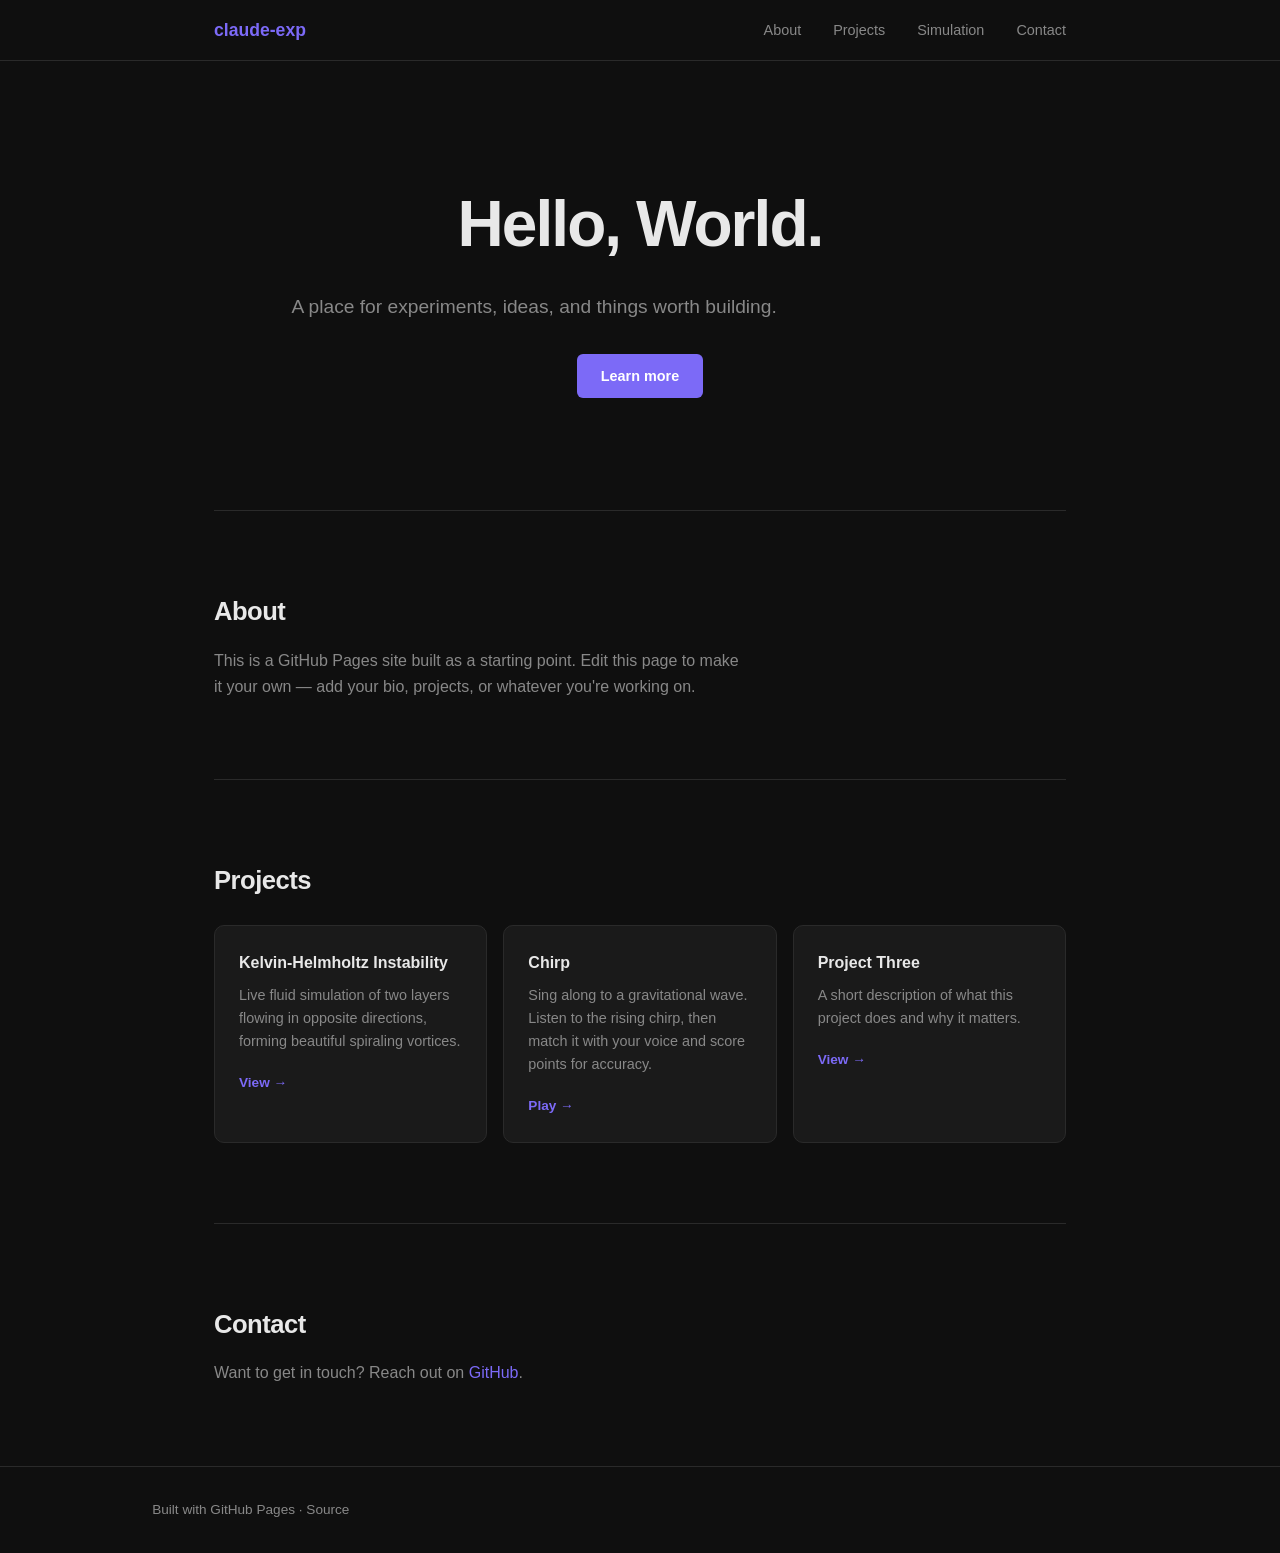
<file: index.html>
<!DOCTYPE html>
<html lang="en">
<head>
  <meta charset="UTF-8" />
  <meta name="viewport" content="width=device-width, initial-scale=1.0" />
  <title>claude-exp</title>
  <link rel="stylesheet" href="styles.css" />
</head>
<body>
  <header>
    <nav>
      <a class="logo" href="index.html" style="text-decoration:none">claude-exp</a>
      <ul>
        <li><a href="#about">About</a></li>
        <li><a href="#projects">Projects</a></li>
        <li><a href="simulation.html">Simulation</a></li>
        <li><a href="#contact">Contact</a></li>
      </ul>
    </nav>
  </header>

  <main>
    <section class="hero">
      <h1>Hello, World.</h1>
      <p>A place for experiments, ideas, and things worth building.</p>
      <a href="#about" class="btn">Learn more</a>
    </section>

    <section id="about">
      <h2>About</h2>
      <p>This is a GitHub Pages site built as a starting point. Edit this page to make it your own — add your bio, projects, or whatever you're working on.</p>
    </section>

    <section id="projects">
      <h2>Projects</h2>
      <div class="cards">
        <div class="card">
          <h3>Kelvin-Helmholtz Instability</h3>
          <p>Live fluid simulation of two layers flowing in opposite directions, forming beautiful spiraling vortices.</p>
          <a href="simulation.html">View →</a>
        </div>
        <div class="card">
          <h3>Chirp</h3>
          <p>Sing along to a gravitational wave. Listen to the rising chirp, then match it with your voice and score points for accuracy.</p>
          <a href="chirp.html">Play →</a>
        </div>
        <div class="card">
          <h3>Project Three</h3>
          <p>A short description of what this project does and why it matters.</p>
          <a href="#">View →</a>
        </div>
      </div>
    </section>

    <section id="contact">
      <h2>Contact</h2>
      <p>Want to get in touch? Reach out on <a href="https://github.com/cyberface">GitHub</a>.</p>
    </section>
  </main>

  <footer>
    <p>Built with GitHub Pages · <a href="https://github.com/cyberface/claude-exp">Source</a></p>
  </footer>
</body>
</html>
</file>
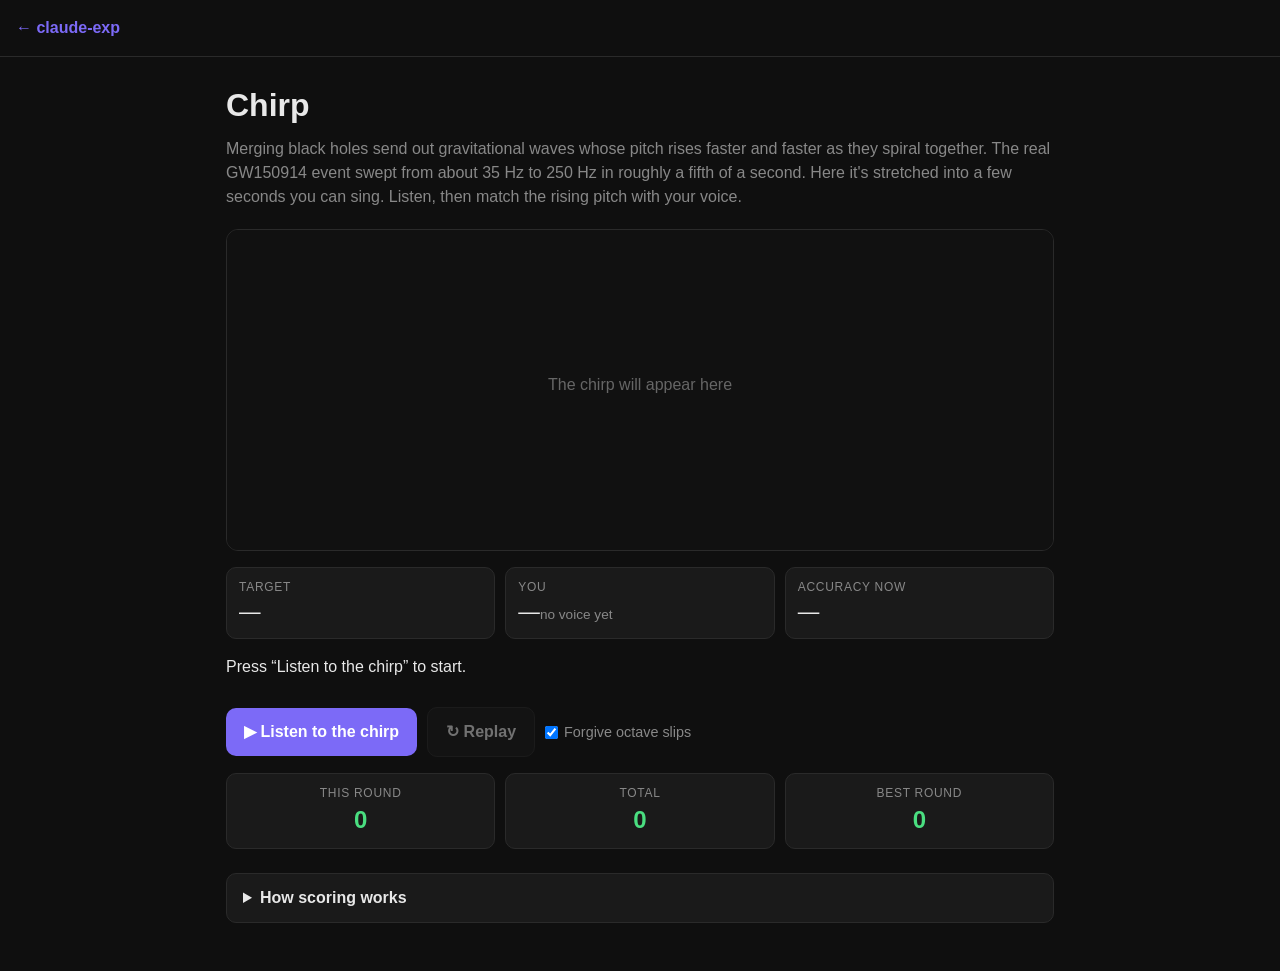
<file: chirp.html>
<!DOCTYPE html>
<html lang="en">
<head>
  <meta charset="UTF-8" />
  <meta name="viewport" content="width=device-width, initial-scale=1.0" />
  <title>Chirp — Sing the Gravitational Wave</title>
  <link rel="icon" href="data:," />
  <style>
    *, *::before, *::after { box-sizing: border-box; margin: 0; padding: 0; }

    :root {
      --bg: #0f0f0f;
      --surface: #1a1a1a;
      --border: #2a2a2a;
      --text: #e8e8e8;
      --muted: #888;
      --accent: #7c6af7;
      --good: #4ade80;
    }

    html { -webkit-text-size-adjust: 100%; }

    body {
      background: var(--bg);
      color: var(--text);
      font-family: -apple-system, BlinkMacSystemFont, "Segoe UI", sans-serif;
      line-height: 1.5;
      min-height: 100vh;
    }

    header {
      border-bottom: 1px solid var(--border);
      padding: 1rem 16px;
    }
    header a {
      color: var(--accent);
      text-decoration: none;
      font-weight: 700;
    }

    main {
      max-width: 860px;
      margin: 0 auto;
      padding: 1.5rem 16px 3rem;
    }

    h1 { font-size: 2rem; margin-bottom: 0.5rem; }
    .lede { color: var(--muted); margin-bottom: 1.25rem; }

    .stage {
      position: relative;
      background: #111;
      border: 1px solid var(--border);
      border-radius: 12px;
      overflow: hidden;
    }
    canvas {
      display: block;
      width: 100%;
      height: 320px;
    }
    .big {
      position: absolute;
      inset: 0;
      display: flex;
      align-items: center;
      justify-content: center;
      font-size: clamp(4rem, 18vw, 8rem);
      font-weight: 800;
      color: #fff;
      text-shadow: 0 0 30px var(--accent);
      pointer-events: none;
    }
    .big:empty { display: none; }

    .readout {
      display: grid;
      grid-template-columns: repeat(auto-fit, minmax(150px, 1fr));
      gap: 10px;
      margin: 1rem 0;
    }
    .readout div {
      background: var(--surface);
      border: 1px solid var(--border);
      border-radius: 10px;
      padding: 10px 12px;
    }
    .label {
      display: block;
      color: var(--muted);
      font-size: 0.75rem;
      text-transform: uppercase;
      letter-spacing: 0.06em;
    }
    .value {
      font-size: 1.35rem;
      font-variant-numeric: tabular-nums;
    }
    .sub { color: var(--muted); font-size: 0.85rem; }

    .status {
      min-height: 2.5em;
      color: var(--text);
      margin-bottom: 0.75rem;
    }

    .controls {
      display: flex;
      flex-wrap: wrap;
      align-items: center;
      gap: 10px;
      margin-bottom: 1rem;
    }
    button {
      font: inherit;
      font-weight: 600;
      color: #fff;
      background: var(--accent);
      border: 0;
      border-radius: 10px;
      padding: 12px 18px;
      cursor: pointer;
      min-width: 180px;
    }
    button.secondary {
      background: var(--surface);
      border: 1px solid var(--border);
      color: var(--text);
      min-width: 0;
    }
    button:disabled {
      opacity: 0.45;
      cursor: not-allowed;
    }
    label.toggle {
      color: var(--muted);
      font-size: 0.9rem;
      display: flex;
      gap: 6px;
      align-items: center;
      cursor: pointer;
    }

    .scores {
      display: grid;
      grid-template-columns: repeat(3, 1fr);
      gap: 10px;
      margin-bottom: 1.5rem;
    }
    .scores div {
      background: var(--surface);
      border: 1px solid var(--border);
      border-radius: 10px;
      padding: 10px 12px;
      text-align: center;
    }
    .scores b {
      display: block;
      font-size: 1.5rem;
      color: var(--good);
      font-variant-numeric: tabular-nums;
    }

    details {
      background: var(--surface);
      border: 1px solid var(--border);
      border-radius: 10px;
      padding: 12px 16px;
      color: var(--muted);
    }
    details summary { cursor: pointer; color: var(--text); font-weight: 600; }
    details p { margin-top: 0.6rem; }
  </style>
</head>
<body>
  <header>
    <a href="index.html">← claude-exp</a>
  </header>

  <main>
    <h1>Chirp</h1>
    <p class="lede">
      Merging black holes send out gravitational waves whose pitch rises faster and faster as they spiral together.
      The real GW150914 event swept from about 35 Hz to 250 Hz in roughly a fifth of a second. Here it's stretched
      into a few seconds you can sing. Listen, then match the rising pitch with your voice.
    </p>

    <div class="stage">
      <canvas id="plot" aria-label="Chirp pitch chart"></canvas>
      <div class="big" id="big"></div>
    </div>

    <div class="readout">
      <div><span class="label">Target</span><span class="value" id="tgt">—</span></div>
      <div><span class="label">You</span><span class="value" id="hz">—</span><span class="sub" id="note">no voice yet</span></div>
      <div><span class="label">Accuracy now</span><span class="value" id="acc">—</span><span class="sub" id="verdict"></span></div>
    </div>

    <p class="status" id="status" role="status">Press “Listen to the chirp” to start.</p>

    <div class="controls">
      <button id="primary">▶ Listen to the chirp</button>
      <button id="replay" class="secondary" disabled>↻ Replay</button>
      <label class="toggle"><input type="checkbox" id="octaves" checked /> Forgive octave slips</label>
    </div>

    <div class="scores">
      <div><span class="label">This round</span><b id="roundPts">0</b></div>
      <div><span class="label">Total</span><b id="total">0</b></div>
      <div><span class="label">Best round</span><b id="best">0</b></div>
    </div>

    <details>
      <summary>How scoring works</summary>
      <p>
        Your microphone is analysed about 60 times a second to find the pitch you're singing. For every moment of
        the 4-second chirp, the closer your pitch is to the target curve, the more accuracy you earn: a perfect
        match is 100%, and you get nothing once you're 1.5 semitones away. Silence counts as zero, so you need to
        sing the whole way through. A round is worth up to 1000 points.
      </p>
      <p>
        "Forgive octave slips" folds your pitch by whole octaves before comparing, so singing the same note an
        octave high or low still counts. Turn it off if you want a stricter challenge. Your microphone audio never
        leaves your browser.
      </p>
    </details>
  </main>

  <script>
    (() => {
      'use strict';

      // ----- Settings -------------------------------------------------------
      const T = 4.0;                       // seconds per chirp
      const TOL = 150;                     // cents off target that gives 0% accuracy
      const NOTE_NAMES = ['C', 'C♯', 'D', 'D♯', 'E', 'F', 'F♯', 'G', 'G♯', 'A', 'A♯', 'B'];

      // ----- DOM ------------------------------------------------------------
      const $ = (id) => document.getElementById(id);
      const canvas = $('plot');
      const g = canvas.getContext('2d');
      const el = {
        primary: $('primary'), replay: $('replay'), status: $('status'), big: $('big'),
        tgt: $('tgt'), hz: $('hz'), note: $('note'), acc: $('acc'), verdict: $('verdict'),
        roundPts: $('roundPts'), total: $('total'), best: $('best'), octaves: $('octaves'),
      };

      // ----- State ----------------------------------------------------------
      let audioCtx = null, analyser = null, micBuf = null, micStream = null;
      let round = null;                    // { fLow, fHigh, T }
      let mode = 'idle';                   // idle | listening | ready | countdown | singing | results
      let startAt = 0, singStart = 0, countdownEnd = 0, lastNow = 0;
      let trace = [];                      // { t, pd, acc } — pd = pitch folded into target octave
      let sumAcc = 0, roundPoints = 0, lastAcc = 0;
      const totals = { points: 0, rounds: 0, best: loadBest() };

      // ----- Storage (best-effort) ------------------------------------------
      function loadBest() {
        try { return Number(localStorage.getItem('chirp-best')) || 0; } catch (e) { return 0; }
      }
      function saveBest(v) {
        try { localStorage.setItem('chirp-best', String(v)); } catch (e) { /* ignore */ }
      }

      // ----- Physics-inspired chirp ----------------------------------------
      // Frequency rises as f(t) = fLow * (1 - K t/T)^(-3/8), the post-Newtonian
      // inspiral shape, where K is chosen so that f(T) = fHigh.
      function targetFreq(t, r) {
        const K = 1 - Math.pow(r.fLow / r.fHigh, 8 / 3);
        const x = Math.max(1e-9, 1 - K * Math.min(t, r.T) / r.T);
        return r.fLow * Math.pow(x, -3 / 8);
      }

      function newRound() {
        const fLow = 110 + Math.random() * 70;        // 110–180 Hz
        const ratio = 1.8 + Math.random() * 0.8;      // 1.8–2.6× sweep
        return { fLow, fHigh: fLow * ratio, T };
      }

      function buildChirp(r) {
        const sr = audioCtx.sampleRate;
        const n = Math.floor(r.T * sr);
        const buf = audioCtx.createBuffer(1, n, sr);
        const d = buf.getChannelData(0);
        const TWO_PI = 2 * Math.PI;
        const fade = Math.floor(0.08 * sr);
        let phase = 0;
        for (let i = 0; i < n; i++) {
          const f = targetFreq(i / sr, r);
          phase = (phase + TWO_PI * f / sr) % TWO_PI;
          const s = Math.sin(phase) + 0.3 * Math.sin(2 * phase);
          const grow = 0.25 + 0.75 * Math.pow(i / n, 2);   // gets louder towards "merger"
          const env = Math.min(1, i / fade, (n - i) / fade);
          d[i] = 0.35 * grow * env * s / 1.3;
        }
        return buf;
      }

      // ----- Audio ----------------------------------------------------------
      function ensureAudio() {
        if (!audioCtx) audioCtx = new (window.AudioContext || window.webkitAudioContext)();
      }

      async function ensureMic() {
        if (micStream) return true;
        try {
          micStream = await navigator.mediaDevices.getUserMedia({
            audio: { echoCancellation: false, noiseSuppression: false, autoGainControl: false },
          });
          const src = audioCtx.createMediaStreamSource(micStream);
          analyser = audioCtx.createAnalyser();
          analyser.fftSize = 4096;
          src.connect(analyser);             // analyser only: no playback, so no feedback loop
          micBuf = new Float32Array(analyser.fftSize);
          return true;
        } catch (err) {
          setStatus('I need the microphone to hear you: ' + err.message);
          return false;
        }
      }

      // Autocorrelation pitch detector. Returns Hz, or -1 when there's no clear voice.
      function detectPitch() {
        if (!analyser) return -1;
        analyser.getFloatTimeDomainData(micBuf);
        const sr = audioCtx.sampleRate;
        const W = 1024;                                  // correlation window
        const minLag = Math.floor(sr / 1000);            // highest pitch: 1 kHz
        const maxLag = Math.floor(sr / 60);              // lowest pitch: 60 Hz
        const N = micBuf.length;
        const L = W + maxLag + 2;
        if (N < L) return -1;
        const off = N - L;

        let e0 = 0;
        for (let i = 0; i < W; i++) { const v = micBuf[off + i]; e0 += v * v; }
        if (Math.sqrt(e0 / W) < 0.01) return -1;        // too quiet

        const rs = new Float32Array(maxLag + 2);
        let bestR = 0, bestLag = -1;
        for (let lag = minLag - 1; lag <= maxLag + 1; lag++) {
          let c = 0, e = 0;
          for (let i = 0; i < W; i++) {
            const b = micBuf[off + i + lag];
            c += micBuf[off + i] * b;
            e += b * b;
          }
          const r = c / Math.sqrt(e0 * e + 1e-12);
          rs[lag] = r;
          if (lag >= minLag && lag <= maxLag && r > bestR) { bestR = r; bestLag = lag; }
        }
        if (bestLag < 0 || bestR < 0.8) return -1;      // not periodic enough to be a voice

        // Parabolic interpolation for sub-sample lag accuracy
        const a = rs[bestLag - 1], b = rs[bestLag], c = rs[bestLag + 1];
        const denom = a - 2 * b + c;
        const shift = Math.abs(denom) > 1e-9 ? 0.5 * (a - c) / denom : 0;
        return sr / (bestLag + shift);
      }

      // ----- Game flow ------------------------------------------------------
      async function listen() {
        ensureAudio();
        await audioCtx.resume();
        const src = audioCtx.createBufferSource();
        src.buffer = buildChirp(round);
        src.connect(audioCtx.destination);
        startAt = audioCtx.currentTime + 0.05;
        src.start(startAt);
        trace = [];
        roundPoints = 0;
        mode = 'listening';
        setStatus('Listen closely…');
        updateButtons();
        updateScores();
      }

      async function beginSing() {
        ensureAudio();
        await audioCtx.resume();
        const ok = await ensureMic();
        if (!ok) return;
        trace = [];
        sumAcc = 0;
        roundPoints = 0;
        countdownEnd = performance.now() + 3000;
        mode = 'countdown';
        setStatus('Get ready to sing the rising pitch…');
        updateButtons();
      }

      function finishRound() {
        mode = 'results';
        const pct = Math.max(0, Math.min(1, sumAcc / T));
        roundPoints = Math.round(pct * 1000);
        totals.points += roundPoints;
        totals.rounds += 1;
        if (roundPoints > totals.best) {
          totals.best = roundPoints;
          saveBest(roundPoints);
        }
        const verdict =
          pct >= 0.9 ? 'Gravitational-wave precision!' :
          pct >= 0.7 ? 'Nice match!' :
          pct >= 0.4 ? 'Getting there. Try again.' :
                       'Keep singing. The chirp is hard!';
        setStatus(`${Math.round(pct * 100)}% accuracy: ${verdict} You scored ${roundPoints} points.`);
        el.hz.textContent = '—';
        el.note.textContent = 'round over';
        el.acc.textContent = '—';
        el.verdict.textContent = '';
        updateButtons();
        updateScores();
      }

      function sample(t, dt) {
        const p = detectPitch();
        const tgt = targetFreq(t, round);
        let acc = 0, pd = -1;
        if (p > 0) {
          const fold = el.octaves.checked;
          // Bring the pitch into the target's octave (for display and, optionally, scoring)
          pd = fold ? p / Math.pow(2, Math.round(Math.log2(p / tgt))) : p;
          let cents = 1200 * Math.log2(pd / tgt);
          acc = Math.max(0, 1 - Math.abs(cents) / TOL);
        }
        lastAcc = acc;
        sumAcc += acc * dt;
        trace.push({ t, pd, acc });

        el.tgt.textContent = `${tgt.toFixed(0)} Hz`;
        if (p > 0) {
          el.hz.textContent = `${pd.toFixed(0)} Hz`;
          el.note.textContent = noteOf(pd);
        } else {
          el.hz.textContent = '—';
          el.note.textContent = 'no voice yet';
        }
        el.acc.textContent = `${Math.round(acc * 100)}%`;
        el.verdict.textContent = acc >= 0.9 ? 'spot on!' : acc >= 0.7 ? 'close' : acc >= 0.4 ? 'warm' : p > 0 ? 'keep going' : '';
      }

      function noteOf(f) {
        const m = 69 + 12 * Math.log2(f / 440);
        const n = Math.round(m);
        const cents = Math.round((m - n) * 100);
        const name = NOTE_NAMES[((n % 12) + 12) % 12];
        return `${name}${Math.floor(n / 12) - 1}  ${cents >= 0 ? '+' : ''}${cents}¢`;
      }

      // ----- UI helpers -----------------------------------------------------
      function setStatus(text) { el.status.textContent = text; }

      function showBig(text) {
        if (el.big.textContent !== text) el.big.textContent = text;
      }

      function updateButtons() {
        const map = {
          idle:      ['▶ Listen to the chirp', false],
          listening: ['Listening…', true],
          ready:     ['🎤 Sing it!', false],
          countdown: ['Get ready…', true],
          singing:   ['Singing…', true],
          results:   ['Next chirp ▶', false],
        };
        const [label, disabled] = map[mode];
        el.primary.textContent = label;
        el.primary.disabled = disabled;
        el.replay.disabled = !(mode === 'ready' || mode === 'results');
      }

      function updateScores() {
        el.roundPts.textContent = String(roundPoints);
        el.total.textContent = String(totals.points);
        el.best.textContent = String(totals.best);
      }

      el.primary.addEventListener('click', () => {
        if (mode === 'idle' || mode === 'results') {
          round = newRound();
          listen();
        } else if (mode === 'ready') {
          beginSing();
        }
      });

      el.replay.addEventListener('click', () => {
        if (mode === 'ready' || mode === 'results') listen();
      });

      // ----- Drawing --------------------------------------------------------
      function resize() {
        const dpr = window.devicePixelRatio || 1;
        const r = canvas.getBoundingClientRect();
        canvas.width = Math.round(r.width * dpr);
        canvas.height = Math.round(r.height * dpr);
        g.setTransform(dpr, 0, 0, dpr, 0, 0);
      }

      function draw(cursor) {
        const W = canvas.clientWidth, H = canvas.clientHeight;
        g.clearRect(0, 0, W, H);
        g.fillStyle = '#111';
        g.fillRect(0, 0, W, H);

        if (!round) {
          g.fillStyle = '#666';
          g.font = '16px -apple-system, Segoe UI, sans-serif';
          g.textAlign = 'center';
          g.fillText('The chirp will appear here', W / 2, H / 2);
          return;
        }

        const padL = 56, padR = 16, padT = 16, padB = 34;
        const pw = W - padL - padR, ph = H - padT - padB;
        const yMin = round.fLow * 0.8, yMax = round.fHigh * 1.2;
        const X = (t) => padL + (t / T) * pw;
        const Y = (f) => {
          const y = padT + ph - (Math.log(f / yMin) / Math.log(yMax / yMin)) * ph;
          return Math.max(padT, Math.min(padT + ph, y));
        };

        // Horizontal frequency grid (log-spaced)
        g.font = '12px -apple-system, Segoe UI, sans-serif';
        g.textAlign = 'right';
        g.textBaseline = 'middle';
        g.strokeStyle = '#262626';
        g.fillStyle = '#777';
        g.lineWidth = 1;
        const ratio = round.fHigh / round.fLow;
        for (let k = 0; k <= 4; k++) {
          const f = round.fLow * Math.pow(ratio, k / 4);
          const y = Y(f);
          g.beginPath();
          g.moveTo(padL, y);
          g.lineTo(padL + pw, y);
          g.stroke();
          g.fillText(`${Math.round(f)} Hz`, padL - 8, y);
        }

        // Time ticks
        g.textAlign = 'center';
        g.textBaseline = 'top';
        for (let s = 0; s <= T; s++) {
          const x = X(s);
          g.beginPath();
          g.moveTo(x, padT);
          g.lineTo(x, padT + ph);
          g.stroke();
          g.fillText(`${s}s`, x, padT + ph + 8);
        }

        // Target chirp curve
        g.beginPath();
        for (let i = 0; i <= 240; i++) {
          const t = T * i / 240;
          const x = X(t), y = Y(targetFreq(t, round));
          if (i === 0) g.moveTo(x, y); else g.lineTo(x, y);
        }
        g.strokeStyle = '#7c6af7';
        g.lineWidth = 3;
        g.shadowColor = '#7c6af7';
        g.shadowBlur = 14;
        g.stroke();
        g.shadowBlur = 0;

        // The singer's trace, coloured by accuracy (green = on target, red = off)
        for (const s of trace) {
          if (s.pd <= 0) continue;
          g.beginPath();
          g.arc(X(s.t), Y(s.pd), 3.5, 0, Math.PI * 2);
          g.fillStyle = `hsl(${Math.round(120 * s.acc)}, 85%, 58%)`;
          g.fill();
        }

        // Playhead
        if (cursor !== null) {
          const x = X(cursor);
          g.beginPath();
          g.moveTo(x, padT);
          g.lineTo(x, padT + ph);
          g.strokeStyle = 'rgba(255,255,255,0.5)';
          g.lineWidth = 1.5;
          g.stroke();
        }
      }

      // ----- Main loop ------------------------------------------------------
      function tick(now) {
        let cursor = null;

        if (mode === 'listening') {
          const t = audioCtx.currentTime - startAt;
          cursor = Math.max(0, Math.min(T, t));
          if (t >= T) {
            mode = 'ready';
            setStatus('Your turn. Press “Sing it!”, then match the rising pitch as closely as you can.');
            updateButtons();
          }
        } else if (mode === 'countdown') {
          const rem = countdownEnd - now;
          if (rem > 0) {
            showBig(String(Math.ceil(rem / 1000)));
          } else {
            mode = 'singing';
            singStart = now;
            lastNow = now;
            showBig('SING');
            setTimeout(() => { if (mode === 'singing') showBig(''); }, 700);
            setStatus('Sing!');
            updateButtons();
          }
        } else if (mode === 'singing') {
          const t = (now - singStart) / 1000;
          const dt = (now - lastNow) / 1000;
          lastNow = now;
          if (t >= T) {
            showBig('');
            finishRound();
          } else {
            cursor = t;
            sample(t, dt);
          }
        }

        draw(cursor);
        requestAnimationFrame(tick);
      }

      // ----- Boot -----------------------------------------------------------
      window.addEventListener('resize', resize);
      resize();
      updateButtons();
      updateScores();
      draw(null);
      requestAnimationFrame(tick);
    })();
  </script>
</body>
</html>
</file>
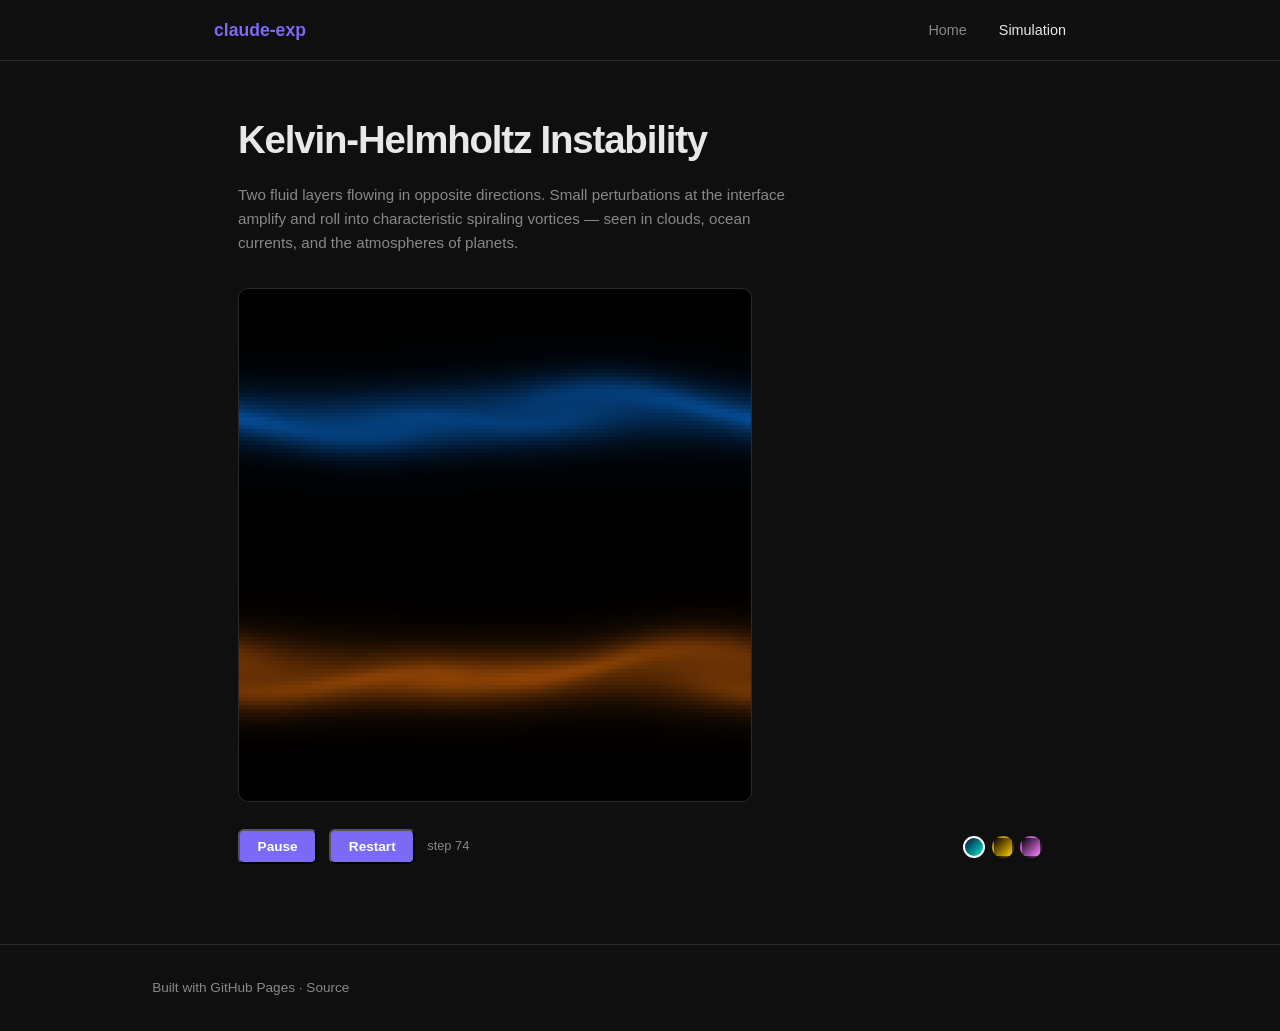
<file: simulation.html>
<!DOCTYPE html>
<html lang="en">
<head>
  <meta charset="UTF-8" />
  <meta name="viewport" content="width=device-width, initial-scale=1.0" />
  <title>Kelvin-Helmholtz Instability | claude-exp</title>
  <link rel="stylesheet" href="styles.css" />
  <style>
    .sim-page {
      max-width: 900px;
      margin: 0 auto;
      padding: 3rem 1.5rem 5rem;
    }

    .sim-page h1 {
      font-size: clamp(1.6rem, 4vw, 2.4rem);
      font-weight: 800;
      letter-spacing: -0.03em;
      margin-bottom: 0.75rem;
    }

    .sim-desc {
      color: var(--muted);
      font-size: 0.95rem;
      max-width: 65ch;
      margin-bottom: 2rem;
    }

    .canvas-wrap {
      position: relative;
      display: inline-block;
      border: 1px solid var(--border);
      border-radius: 10px;
      overflow: hidden;
    }

    #sim {
      display: block;
      image-rendering: pixelated;
      image-rendering: crisp-edges;
      width: 512px;
      height: 512px;
    }

    .sim-controls {
      display: flex;
      align-items: center;
      gap: 0.75rem;
      margin-top: 1.25rem;
      flex-wrap: wrap;
    }

    .sim-controls .btn {
      font-size: 0.85rem;
      padding: 0.5rem 1.1rem;
    }

    .sim-stat {
      color: var(--muted);
      font-size: 0.8rem;
      font-variant-numeric: tabular-nums;
    }

    .color-btns {
      display: flex;
      gap: 0.4rem;
      margin-left: auto;
    }

    .color-btn {
      width: 22px;
      height: 22px;
      border-radius: 50%;
      border: 2px solid transparent;
      cursor: pointer;
      transition: border-color 0.2s;
    }

    .color-btn.active {
      border-color: #fff;
    }

    @media (max-width: 560px) {
      #sim { width: 320px; height: 320px; }
    }
  </style>
</head>
<body>
  <header>
    <nav>
      <a class="logo" href="index.html" style="text-decoration:none">claude-exp</a>
      <ul>
        <li><a href="index.html">Home</a></li>
        <li><a href="simulation.html" style="color:var(--text)">Simulation</a></li>
      </ul>
    </nav>
  </header>

  <main>
    <div class="sim-page">
      <h1>Kelvin-Helmholtz Instability</h1>
      <p class="sim-desc">
        Two fluid layers flowing in opposite directions. Small perturbations at the interface
        amplify and roll into characteristic spiraling vortices — seen in clouds, ocean currents,
        and the atmospheres of planets.
      </p>

      <div class="canvas-wrap">
        <canvas id="sim" width="128" height="128"></canvas>
      </div>

      <div class="sim-controls">
        <button class="btn" id="pauseBtn">Pause</button>
        <button class="btn" id="restartBtn">Restart</button>
        <span class="sim-stat" id="stepLabel">step 0</span>
        <div class="color-btns">
          <button class="color-btn active" id="c0" style="background:linear-gradient(135deg,#0a0832,#00eed4)" title="Ocean"></button>
          <button class="color-btn" id="c1" style="background:linear-gradient(135deg,#0a0005,#ffcc00)" title="Fire"></button>
          <button class="color-btn" id="c2" style="background:linear-gradient(135deg,#050010,#ff80ff)" title="Nebula"></button>
        </div>
      </div>
    </div>
  </main>

  <footer>
    <p>Built with GitHub Pages · <a href="https://github.com/cyberface/claude-exp">Source</a></p>
  </footer>

  <script>
    // Fluid simulation — 2D incompressible Navier-Stokes via Jos Stam's stable fluids method.
    // Modified for Kelvin-Helmholtz instability with periodic x BCs and free-slip y walls.

    const N    = 128;
    const VISC = 1e-6;
    const DT   = 0.005;
    const ITER = 20;
    const SPF  = 2;  // simulation steps per animation frame
    const SZ   = (N + 2) * (N + 2);

    const IX = (i, j) => i + (N + 2) * j;

    const u    = new Float32Array(SZ);
    const v    = new Float32Array(SZ);
    const u0   = new Float32Array(SZ);
    const v0   = new Float32Array(SZ);
    const dens = new Float32Array(SZ);
    const den0 = new Float32Array(SZ);

    // --- Boundary conditions: periodic in x, free-slip walls in y ---
    function setBnd(b, x) {
      for (let i = 1; i <= N; i++) {
        x[IX(i, 0)]   = b === 2 ? -x[IX(i, 1)]   : x[IX(i, 1)];
        x[IX(i, N+1)] = b === 2 ? -x[IX(i, N)]   : x[IX(i, N)];
      }
      for (let j = 0; j <= N + 1; j++) {
        x[IX(0,   j)] = x[IX(N,   j)];
        x[IX(N+1, j)] = x[IX(1,   j)];
      }
      x[IX(0,   0)]   = 0.5 * (x[IX(1, 0)]   + x[IX(0,   1)]);
      x[IX(N+1, 0)]   = 0.5 * (x[IX(N, 0)]   + x[IX(N+1, 1)]);
      x[IX(0,   N+1)] = 0.5 * (x[IX(1, N+1)] + x[IX(0,   N)]);
      x[IX(N+1, N+1)] = 0.5 * (x[IX(N, N+1)] + x[IX(N+1, N)]);
    }

    function linSolve(b, x, x0, a, c) {
      const inv = 1.0 / c;
      for (let k = 0; k < ITER; k++) {
        for (let j = 1; j <= N; j++)
          for (let i = 1; i <= N; i++)
            x[IX(i,j)] = (x0[IX(i,j)] + a*(x[IX(i+1,j)] + x[IX(i-1,j)] + x[IX(i,j+1)] + x[IX(i,j-1)])) * inv;
        setBnd(b, x);
      }
    }

    function diffuse(b, x, x0) {
      const a = DT * VISC * N * N;
      linSolve(b, x, x0, a, 1 + 4 * a);
    }

    function advect(b, dst, src, ux, uy) {
      const dt0 = DT * N;
      for (let j = 1; j <= N; j++) {
        for (let i = 1; i <= N; i++) {
          let px = i - dt0 * ux[IX(i, j)];
          let py = j - dt0 * uy[IX(i, j)];

          // Periodic wrap in x
          px = ((px - 0.5) % N + N) % N + 0.5;
          // Clamp y to walls
          py = Math.max(0.5, Math.min(N + 0.5, py));

          const i0 = px | 0, i1 = i0 + 1;
          const j0 = py | 0, j1 = j0 + 1;
          const s1 = px - i0, s0 = 1 - s1;
          const t1 = py - j0, t0 = 1 - t1;

          dst[IX(i,j)] =
            s0 * (t0 * src[IX(i0,j0)] + t1 * src[IX(i0,j1)]) +
            s1 * (t0 * src[IX(i1,j0)] + t1 * src[IX(i1,j1)]);
        }
      }
      setBnd(b, dst);
    }

    function project(ux, uy, p, div) {
      for (let j = 1; j <= N; j++)
        for (let i = 1; i <= N; i++) {
          div[IX(i,j)] = -0.5 * (ux[IX(i+1,j)] - ux[IX(i-1,j)] + uy[IX(i,j+1)] - uy[IX(i,j-1)]) / N;
          p[IX(i,j)] = 0;
        }
      setBnd(0, div); setBnd(0, p);
      linSolve(0, p, div, 1, 4);
      for (let j = 1; j <= N; j++)
        for (let i = 1; i <= N; i++) {
          ux[IX(i,j)] -= 0.5 * N * (p[IX(i+1,j)] - p[IX(i-1,j)]);
          uy[IX(i,j)] -= 0.5 * N * (p[IX(i,j+1)] - p[IX(i,j-1)]);
        }
      setBnd(1, ux); setBnd(2, uy);
    }

    function simStep() {
      // Velocity: diffuse then advect then project
      u0.set(u); diffuse(1, u, u0);
      v0.set(v); diffuse(2, v, v0);
      project(u, v, u0, v0);

      u0.set(u); v0.set(v);
      advect(1, u, u0, u0, v0);
      advect(2, v, v0, u0, v0);
      project(u, v, u0, v0);

      // Density: advect only
      den0.set(dens);
      advect(0, dens, den0, u, v);
      for (let i = 0; i < SZ; i++) dens[i] = Math.max(0, Math.min(1, dens[i]));
    }

    // --- Initialise shear flow with sinusoidal perturbation ---
    const K_MODES = [1, 2, 3, 4];
    let kIdx = 0;

    function init() {
      u.fill(0); v.fill(0); u0.fill(0); v0.fill(0);
      dens.fill(0); den0.fill(0);

      const U = 2.0, w = 0.03, y1 = 0.25, y2 = 0.75;
      const k = K_MODES[kIdx];
      kIdx = (kIdx + 1) % K_MODES.length;
      const A = 0.25;

      for (let j = 1; j <= N; j++) {
        const yf = j / (N + 1);
        for (let i = 1; i <= N; i++) {
          const xf = i / (N + 1);
          const th1 = Math.tanh((yf - y1) / w);
          const th2 = Math.tanh((yf - y2) / w);

          u[IX(i,j)] = U * (th1 - th2 - 1);
          dens[IX(i,j)] = 0.5 * (th1 - th2);

          const g1 = Math.exp(-Math.pow(yf - y1, 2) / (2 * w * w));
          const g2 = Math.exp(-Math.pow(yf - y2, 2) / (2 * w * w));
          // Primary mode + first harmonic + noise for richer rollup
          v[IX(i,j)] = (
            A       * Math.sin(k       * 2 * Math.PI * xf) +
            A * 0.4 * Math.sin((k + 1) * 2 * Math.PI * xf + 0.7) +
            A * 0.2 * (Math.random() - 0.5)
          ) * (g1 + g2);
        }
      }
      stepCount = 0;
    }

    // --- Rendering ---
    const canvas  = document.getElementById('sim');
    const ctx     = canvas.getContext('2d');
    const offscr  = document.createElement('canvas');
    offscr.width  = N;
    offscr.height = N;
    const octx    = offscr.getContext('2d');
    const imgData = octx.createImageData(N, N);
    const px      = imgData.data;

    const PALETTES = [
      [[8, 10, 45],  [0, 238, 212]],   // Ocean
      [[12, 2, 5],   [255, 200, 30]],   // Fire
      [[5, 0, 18],   [255, 130, 255]],  // Nebula
    ];

    let palette = PALETTES[0];

    function render() {
      for (let j = 1; j <= N; j++) {
        for (let i = 1; i <= N; i++) {
          // Pure vorticity visualisation: ω = ∂v/∂x − ∂u/∂y
          const vort = (v[IX(i+1,j)] - v[IX(i-1,j)]) - (u[IX(i,j+1)] - u[IX(i,j-1)]);
          const vn   = Math.max(-1, Math.min(1, vort / 3.0));
          const mag  = Math.pow(Math.abs(vn), 0.55); // gamma for contrast

          const base = ((j - 1) * N + (i - 1)) * 4;
          if (vn > 0) {
            // Counterclockwise → orange / amber
            px[base]   = mag * 255 | 0;
            px[base+1] = mag * 120 | 0;
            px[base+2] = mag * 10  | 0;
          } else {
            // Clockwise → blue / cyan
            px[base]   = mag * 10  | 0;
            px[base+1] = mag * 130 | 0;
            px[base+2] = mag * 255 | 0;
          }
          px[base+3] = 255;
        }
      }
      octx.putImageData(imgData, 0, 0);
      ctx.imageSmoothingEnabled = false;
      ctx.drawImage(offscr, 0, 0, N, N);
    }

    // --- Animation loop ---
    let paused = false, stepCount = 0, rafId;
    const AUTO_RESTART = 1000;

    function loop() {
      if (!paused) {
        for (let s = 0; s < SPF; s++) { simStep(); stepCount++; }
        if (stepCount >= AUTO_RESTART) init();
        render();
        document.getElementById('stepLabel').textContent = `step ${stepCount}`;
      }
      rafId = requestAnimationFrame(loop);
    }

    // --- Controls ---
    document.getElementById('pauseBtn').addEventListener('click', function () {
      paused = !paused;
      this.textContent = paused ? 'Play' : 'Pause';
    });

    document.getElementById('restartBtn').addEventListener('click', () => {
      init();
      if (paused) { paused = false; document.getElementById('pauseBtn').textContent = 'Pause'; }
    });

    PALETTES.forEach((_, idx) => {
      document.getElementById('c' + idx).addEventListener('click', function () {
        palette = PALETTES[idx];
        document.querySelectorAll('.color-btn').forEach(b => b.classList.remove('active'));
        this.classList.add('active');
      });
    });

    init();
    loop();
  </script>
</body>
</html>
</file>
<file: styles.css>
*, *::before, *::after {
  box-sizing: border-box;
  margin: 0;
  padding: 0;
}

:root {
  --bg: #0f0f0f;
  --surface: #1a1a1a;
  --border: #2a2a2a;
  --text: #e8e8e8;
  --muted: #888;
  --accent: #7c6af7;
}

html {
  scroll-behavior: smooth;
}

body {
  background: var(--bg);
  color: var(--text);
  font-family: -apple-system, BlinkMacSystemFont, "Segoe UI", sans-serif;
  font-size: 1rem;
  line-height: 1.6;
}

/* Nav */
header {
  position: sticky;
  top: 0;
  z-index: 10;
  background: var(--bg);
  border-bottom: 1px solid var(--border);
}

nav {
  max-width: 900px;
  margin: 0 auto;
  padding: 1rem 1.5rem;
  display: flex;
  align-items: center;
  justify-content: space-between;
}

.logo {
  font-weight: 700;
  font-size: 1.1rem;
  color: var(--accent);
}

nav ul {
  list-style: none;
  display: flex;
  gap: 2rem;
}

nav a {
  color: var(--muted);
  text-decoration: none;
  font-size: 0.9rem;
  transition: color 0.2s;
}

nav a:hover {
  color: var(--text);
}

/* Sections */
main {
  max-width: 900px;
  margin: 0 auto;
  padding: 0 1.5rem;
}

section {
  padding: 5rem 0;
  border-bottom: 1px solid var(--border);
}

section:last-child {
  border-bottom: none;
}

/* Hero */
.hero {
  padding: 7rem 0;
  text-align: center;
}

.hero h1 {
  font-size: clamp(2.5rem, 6vw, 4rem);
  font-weight: 800;
  letter-spacing: -0.03em;
  margin-bottom: 1rem;
}

.hero p {
  color: var(--muted);
  font-size: 1.2rem;
  margin-bottom: 2rem;
}

.btn {
  display: inline-block;
  padding: 0.65rem 1.5rem;
  background: var(--accent);
  color: #fff;
  text-decoration: none;
  border-radius: 6px;
  font-size: 0.9rem;
  font-weight: 600;
  transition: opacity 0.2s;
}

.btn:hover {
  opacity: 0.85;
}

/* About / Contact */
h2 {
  font-size: 1.6rem;
  font-weight: 700;
  margin-bottom: 1rem;
  letter-spacing: -0.02em;
}

p {
  color: var(--muted);
  max-width: 60ch;
}

a {
  color: var(--accent);
  text-decoration: none;
}

a:hover {
  text-decoration: underline;
}

/* Cards */
.cards {
  display: grid;
  grid-template-columns: repeat(auto-fill, minmax(240px, 1fr));
  gap: 1rem;
  margin-top: 1.5rem;
}

.card {
  background: var(--surface);
  border: 1px solid var(--border);
  border-radius: 10px;
  padding: 1.5rem;
  transition: border-color 0.2s;
}

.card:hover {
  border-color: var(--accent);
}

.card h3 {
  font-size: 1rem;
  font-weight: 700;
  margin-bottom: 0.5rem;
}

.card p {
  font-size: 0.9rem;
  margin-bottom: 1rem;
}

.card a {
  font-size: 0.85rem;
  font-weight: 600;
}

/* Footer */
footer {
  text-align: center;
  padding: 2rem 1.5rem;
  font-size: 0.85rem;
  color: var(--muted);
  border-top: 1px solid var(--border);
}

footer a {
  color: var(--muted);
}

footer a:hover {
  color: var(--text);
}
</file>
